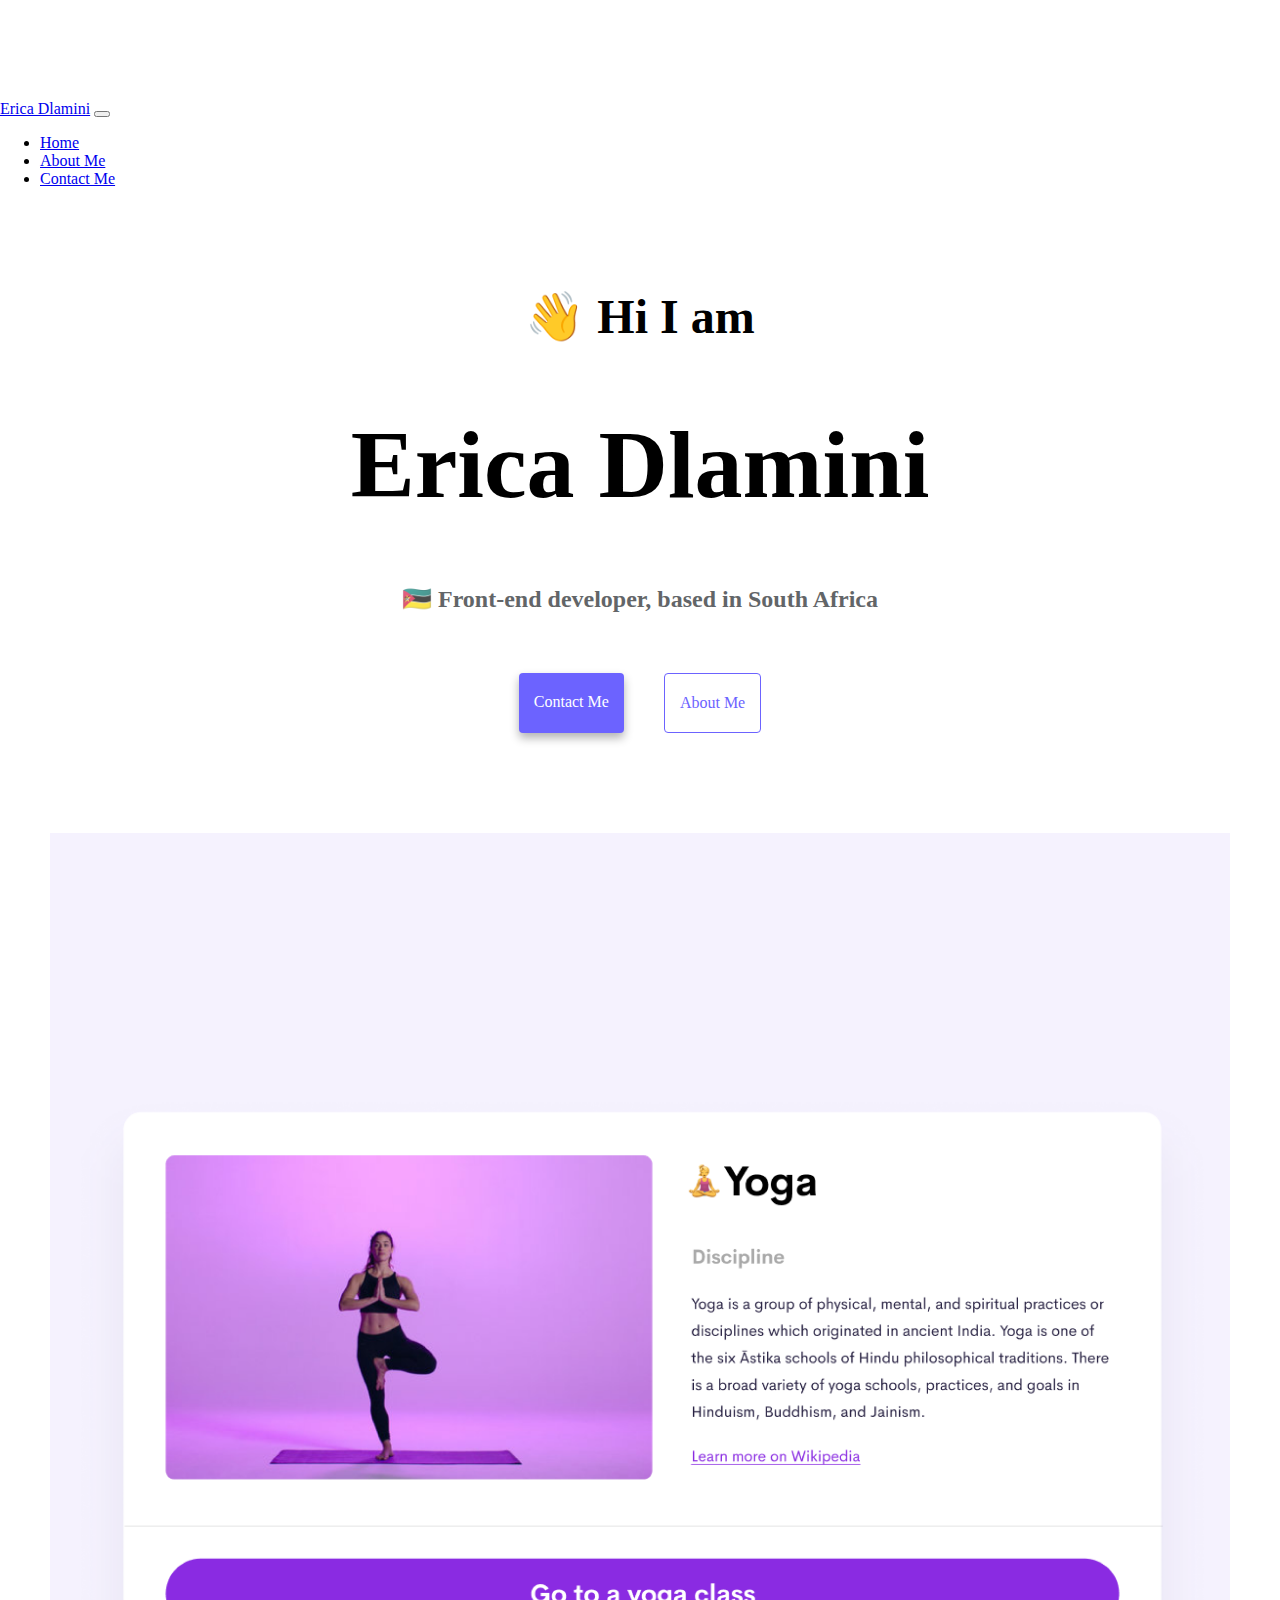
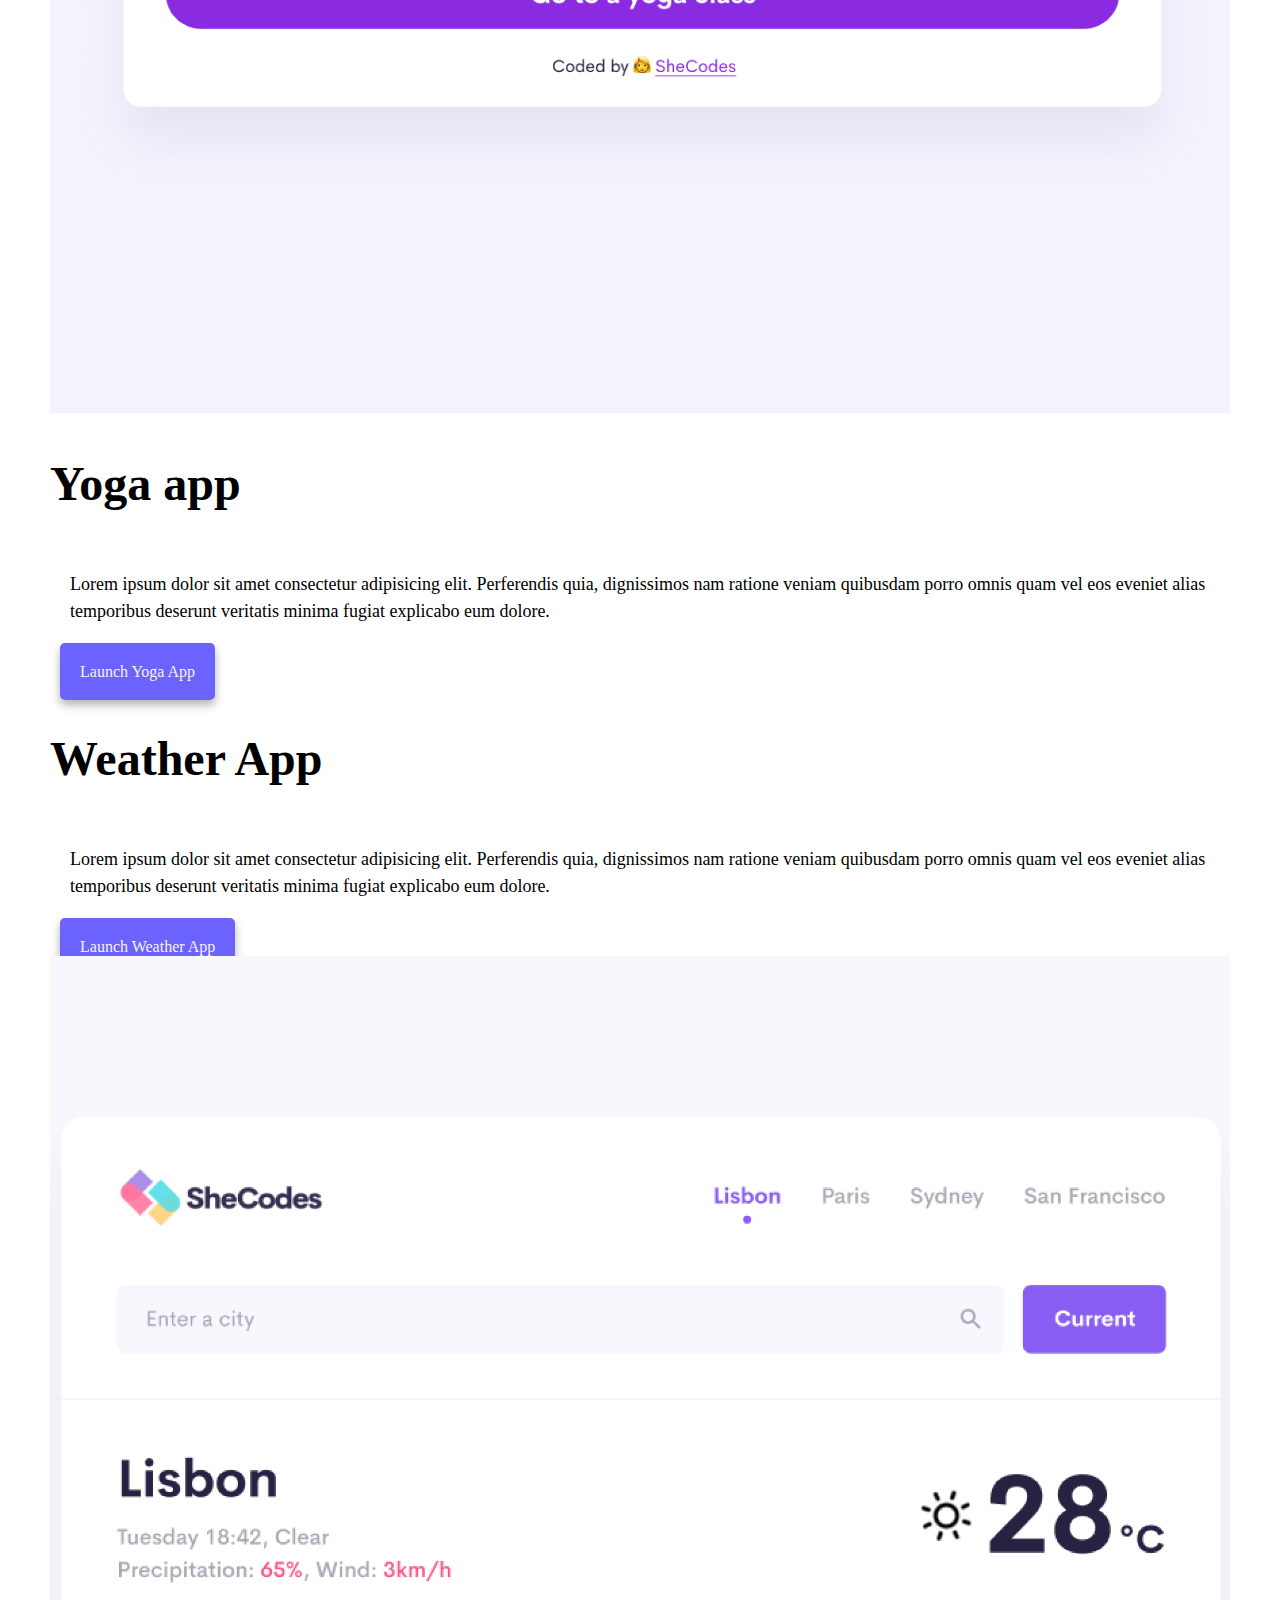
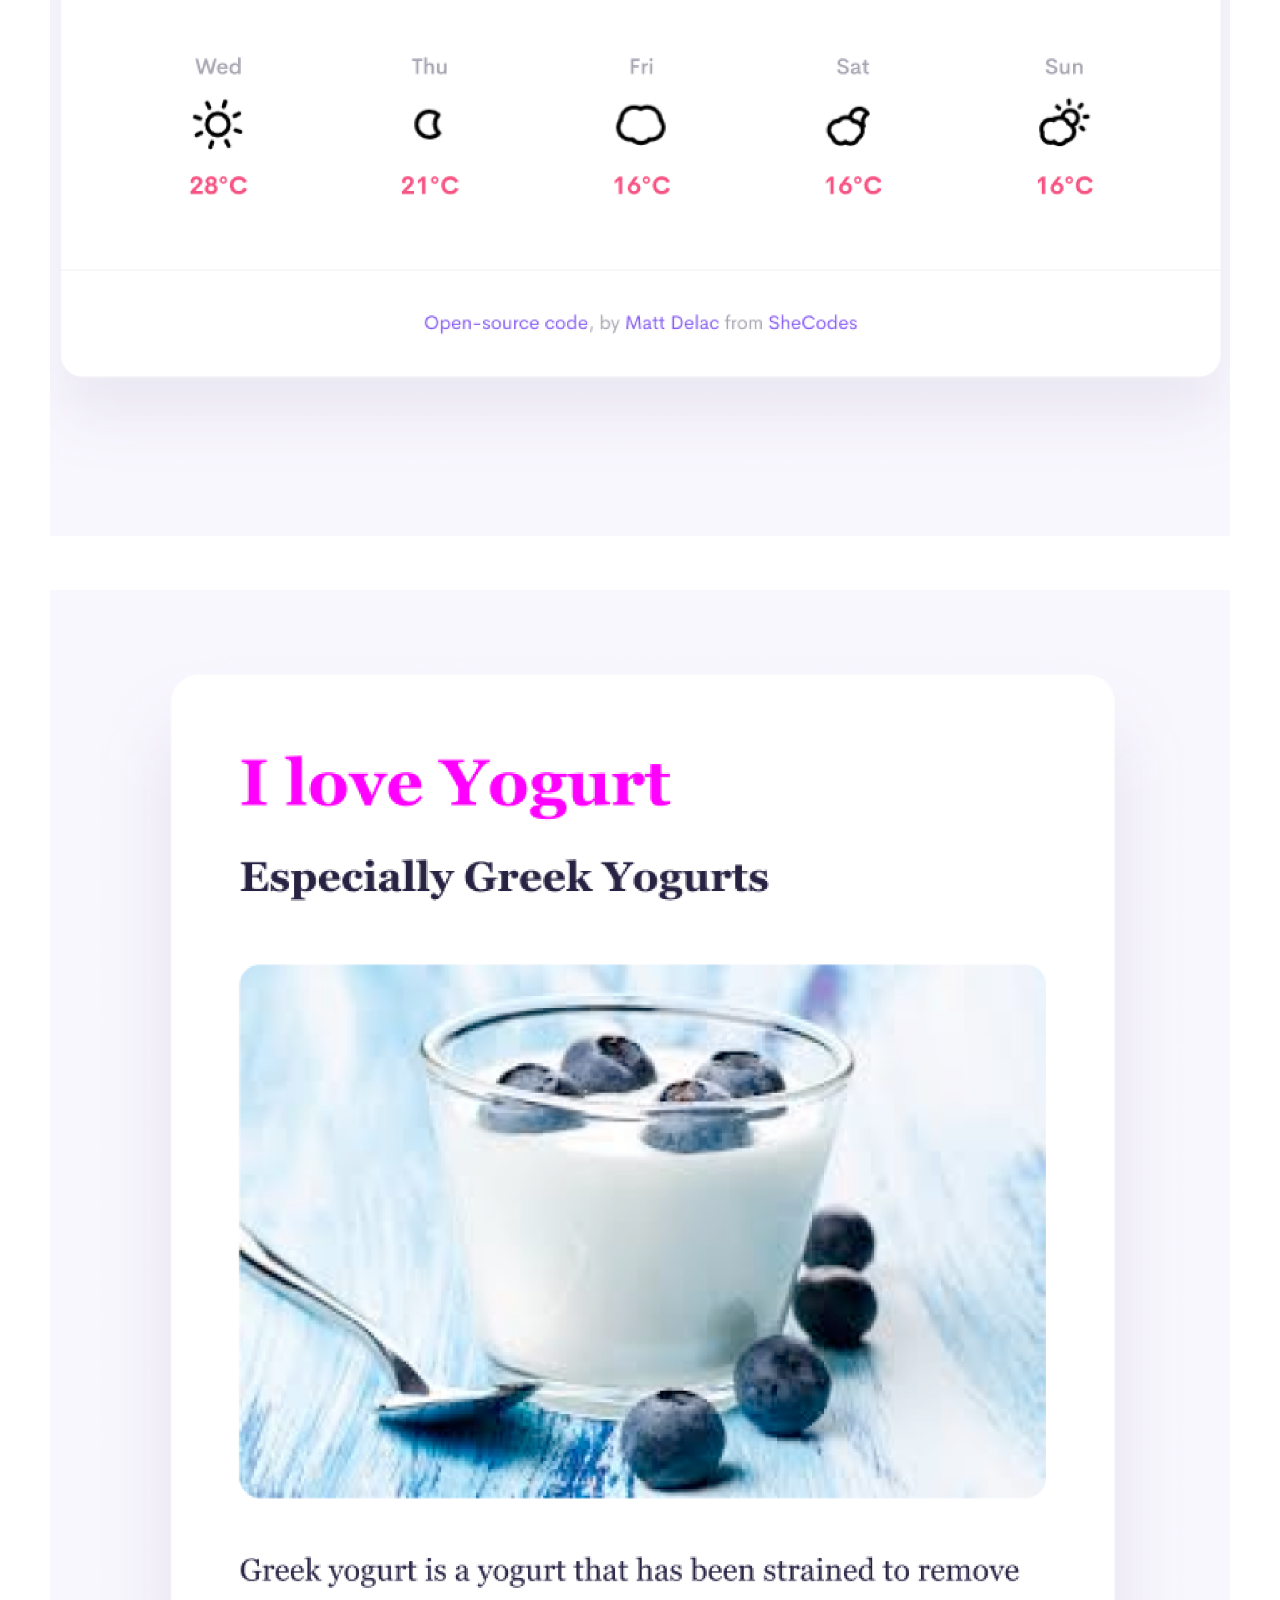
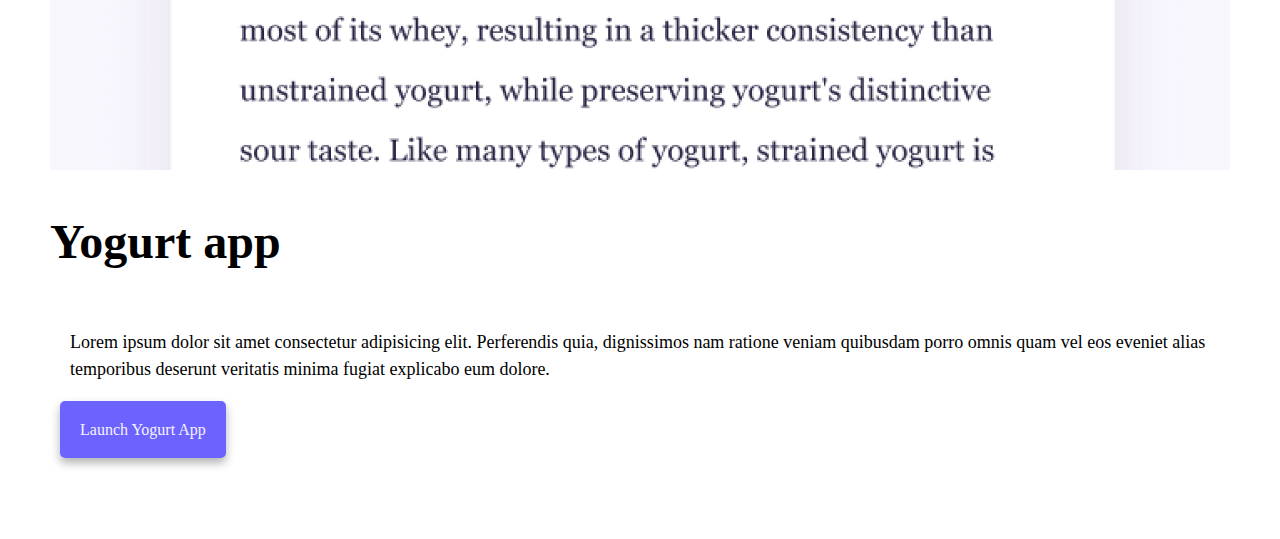
<file: index.html>
<!DOCTYPE html>
<html lang="en">
  <head>
    <meta charset="UTF-8" />
    <meta http-equiv="X-UA-Compatible" content="IE=edge" />
    <meta name="viewport" content="width=device-width, initial-scale=1.0" />
    <meta name="decription" content="Front End Developer based in Cape Tow,South Africa and experienced in high value web development project, check for Erica Dlamini project and contact details " >
    <title>Front-end Developer | Erica Dlamini</title>
    <link rel="stylesheet" href="style.css" />
    <link
      href="https://cdn.jsdelivr.net/npm/bootstrap@5.3.2/dist/css/bootstrap.min.css"
      rel="stylesheet"
      integrity="sha384-T3c6CoIi6uLrA9TneNEoa7RxnatzjcDSCmG1MXxSR1GAsXEV/Dwwykc2MPK8M2HN"
      crossorigin="anonymous"
    />
  </head>
  <script
    src="https://cdn.jsdelivr.net/npm/bootstrap@5.3.2/dist/js/bootstrap.bundle.min.js"
    integrity="sha384-C6RzsynM9kWDrMNeT87bh95OGNyZPhcTNXj1NW7RuBCsyN/o0jlpcV8Qyq46cDfL"
    crossorigin="anonymous"
  ></script>

  <body>
    
      <nav class="navbar navbar-expand-lg navbar-light bg-light fixed-top">
        <div class="container">
          <a class="navbar-brand" href="index.html">Erica Dlamini</a>
          <button
            class="navbar-toggler"
            type="button"
            data-bs-toggle="collapse"
            data-bs-target="#navbarNav"
            aria-controls="navbarNav"
            aria-expanded="false"
            aria-label="Toggle navigation"
          >
            <span class="navbar-toggler-icon"></span>
          </button>
          <div class="collapse navbar-collapse" id="navbarNav">
            <ul class="navbar-nav">
              <li class="nav-item">
                <a class="nav-link active" aria-current="page" href="index.html"
                  >Home</a
                >
              </li>
              <li class="nav-item">
                <a class="nav-link" href="about.html" title="About Erica Dlamini">About Me</a>
              </li>
              <li class="nav-item">
                <a class="nav-link" href="#contact" title="Contact Erica Dlamini">Contact Me</a>
              </li>
            </ul>
          </div>
        
      </nav>
    
        <h2 class="subtitle-main">👋 Hi I am</h2>
        <h1 class="title-main">Erica Dlamini</h1>
        <h3>🇲🇿 Front-end developer, based in South Africa</h3>
        <div class="navigation-links">
          <a href="about.html#contact" class="contact-link" title="Contact Erica Dlamini">Contact me</a>
          <a href="about.html" class="about-link" title="About Erica Dlamini">About me</a>
        </div>
     

      <div class="container">
        <div class="row">
          <div class="col-md-6">
            <img src="images/yoga.png" class="img-fluid d-none d-sm-block" alt="yoga project preview image">
          </div>
          <div class="col-md-6">
            <h2 class="project-title">Yoga app</h2>
            <p class="description-yoga">
              Lorem ipsum dolor sit amet consectetur adipisicing elit.
              Perferendis quia, dignissimos nam ratione veniam quibusdam porro
              omnis quam vel eos eveniet alias temporibus deserunt veritatis
              minima fugiat explicabo eum dolore.
            </p>
            <div>
              <a href="yoga.com" class="explore-button" title="Yoga App Project">Launch Yoga App</a>
            </div>
          </div>
        </div>
        <div class="row">
          <div class="col-md-6">
            <h2 class="project-title">Weather App</h2>
            <p class="description-yoga">
              Lorem ipsum dolor sit amet consectetur adipisicing elit.
              Perferendis quia, dignissimos nam ratione veniam quibusdam porro
              omnis quam vel eos eveniet alias temporibus deserunt veritatis
              minima fugiat explicabo eum dolore.
            </p>
            <div>
              <a href="" class="explore-button" title="Weather App Project">Launch Weather App </a>
            </div>
          </div>
          <div class="col-md-6">
            <img src="images/weather.png" class="img-fluid d-none d-sm-block" alt="weather app project preview image" />
          </div>
        </div>
        <div class="row">
          <div class="col-md-6">
            <img src="images/yogurt.png" class="img-fluid d-none d-sm-block" alta="yogurt project preview image"/>
          </div>
          <div class="col-md-6">
            <h2 class="project-title">Yogurt app</h2>
            <p class="description-yoga">
              Lorem ipsum dolor sit amet consectetur adipisicing elit.
              Perferendis quia, dignissimos nam ratione veniam quibusdam porro
              omnis quam vel eos eveniet alias temporibus deserunt veritatis
              minima fugiat explicabo eum dolore.
            </p>
            <div>
              <a href="" class="explore-button  btn-center" title="Yogurt App Project">Launch Yogurt App</a>
            </div>
          </div>
        </div>
      </div>
    </div>
  </body>
</html>
</file>
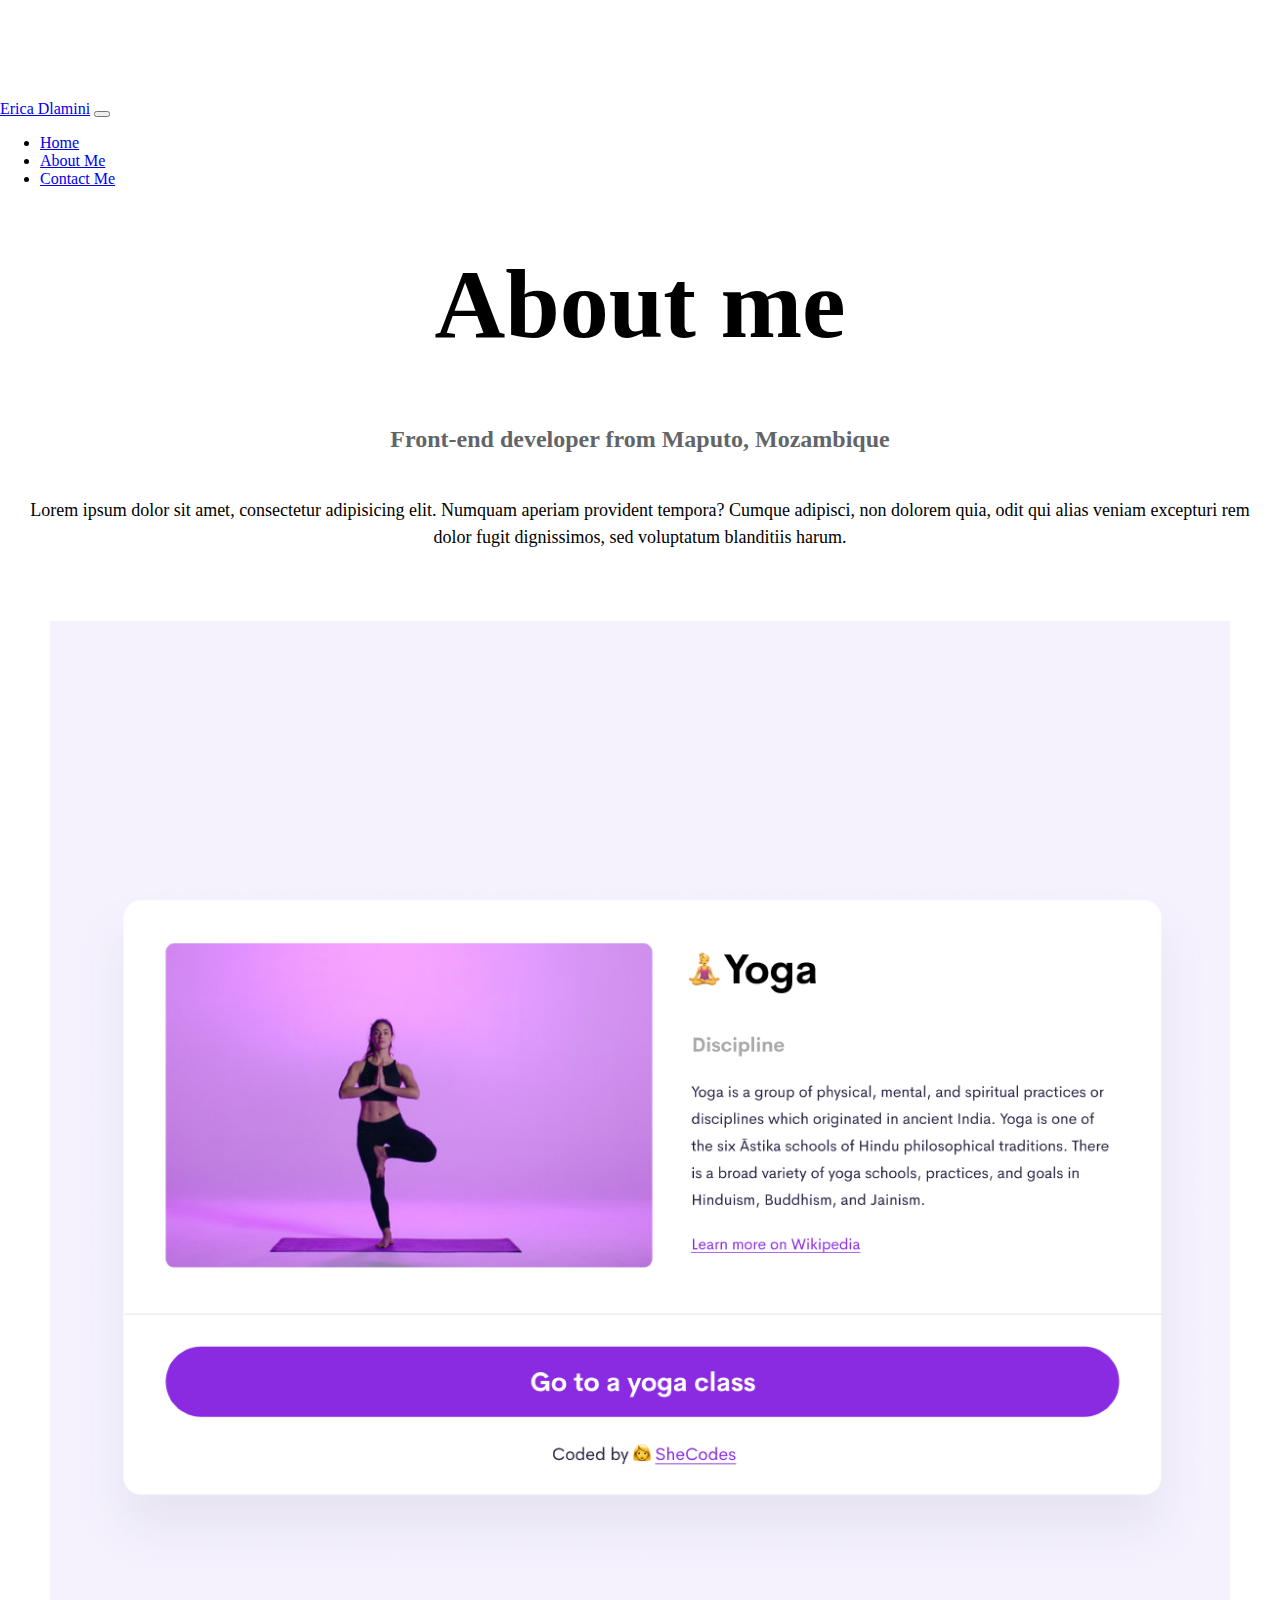
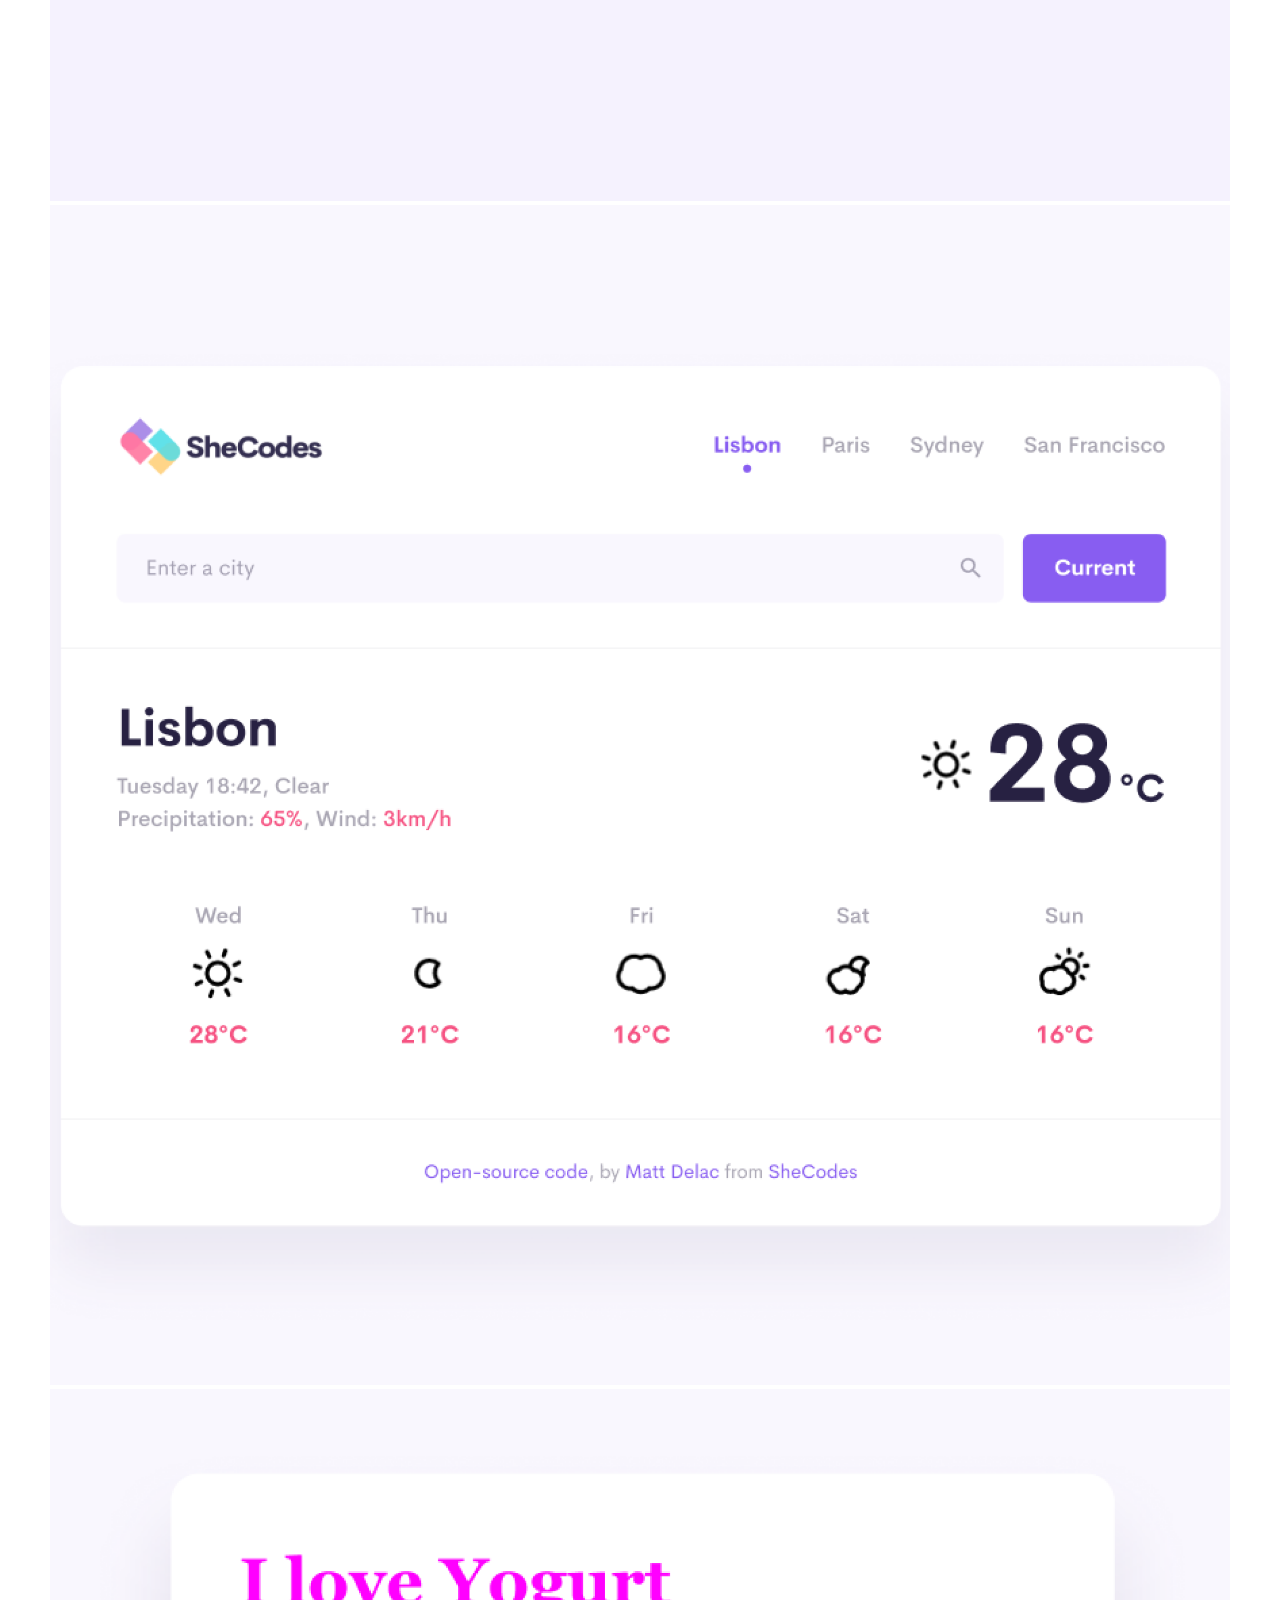
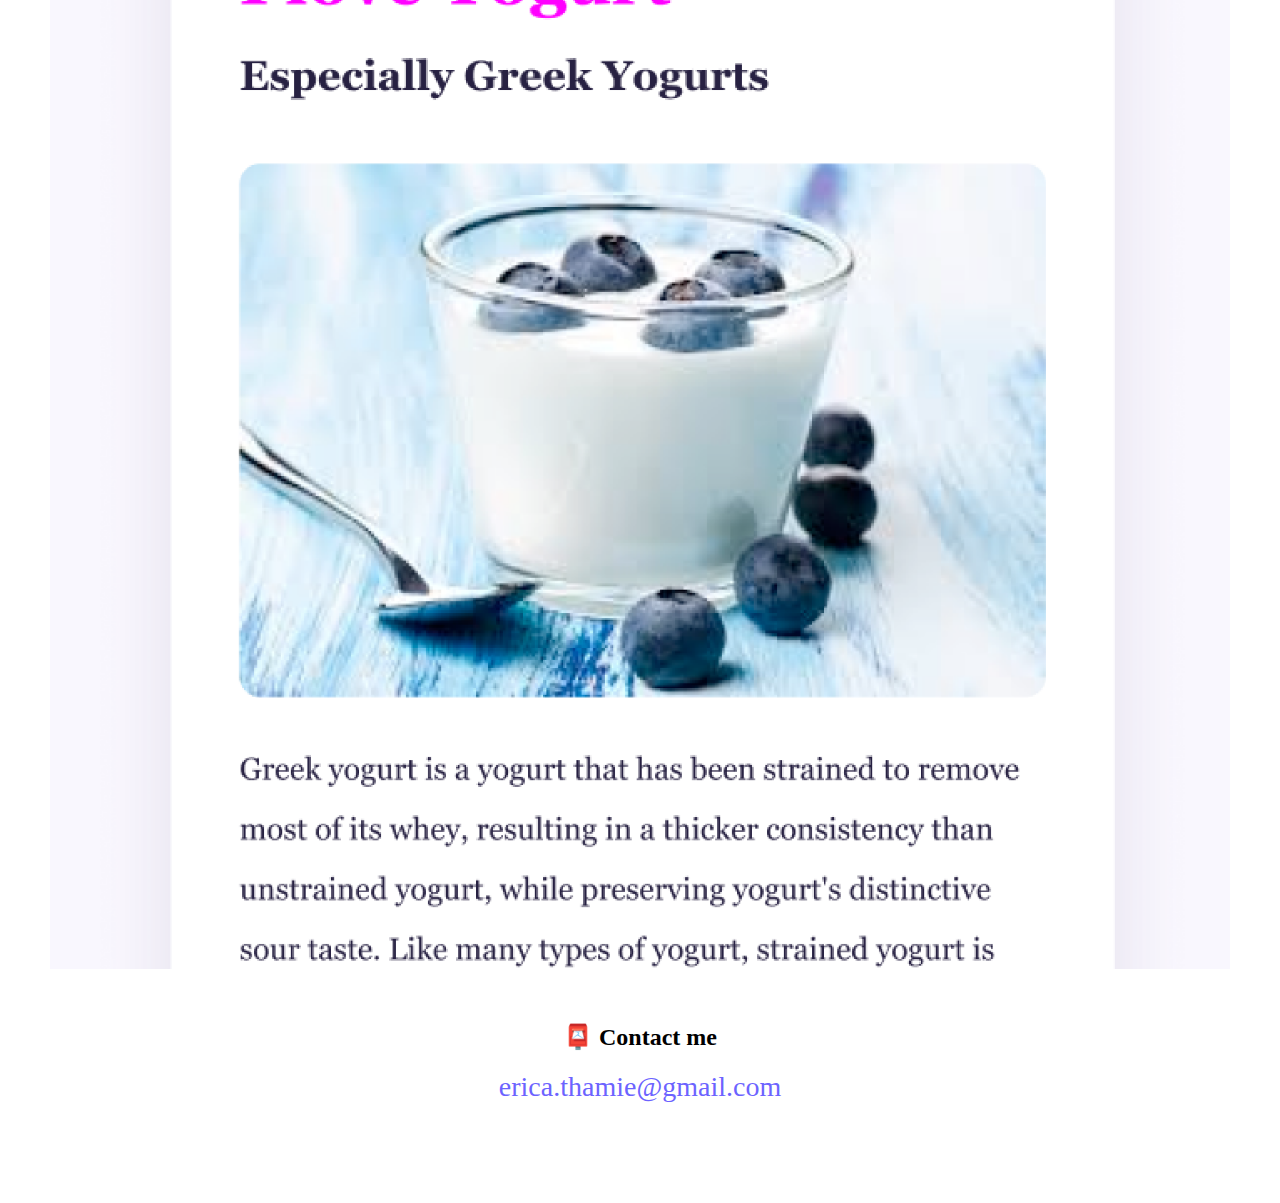
<file: about.html>
<!DOCTYPE html>
<html lang="en">
  <head>
    <meta charset="UTF-8" />
    <meta http-equiv="X-UA-Compatible" content="IE=edge" />
    <meta name="viewport" content="width=device-width, initial-scale=1.0" />
    <meta name="description" content="About Erica Dlamini projects and contact details">
    <link rel="stylesheet" href="style.css" />
    <link
      href="https://cdn.jsdelivr.net/npm/bootstrap@5.3.2/dist/css/bootstrap.min.css"
      rel="stylesheet"
      integrity="sha384-T3c6CoIi6uLrA9TneNEoa7RxnatzjcDSCmG1MXxSR1GAsXEV/Dwwykc2MPK8M2HN"
      crossorigin="anonymous"
    />
    <title>About Erica Dlamini</title>
    <script
      src="https://cdn.jsdelivr.net/npm/bootstrap@5.3.2/dist/js/bootstrap.bundle.min.js"
      integrity="sha384-C6RzsynM9kWDrMNeT87bh95OGNyZPhcTNXj1NW7RuBCsyN/o0jlpcV8Qyq46cDfL"
      crossorigin="anonymous"
    ></script>
  </head>

  <body>
    <nav class="navbar navbar-expand-lg navbar-light bg-light fixed-top">
      <div class="container">
        <a class="navbar-brand" href="index.html">Erica Dlamini</a>
        <button
          class="navbar-toggler"
          type="button"
          data-bs-toggle="collapse"
          data-bs-target="#navbarNav"
          aria-controls="navbarNav"
          aria-expanded="false"
          aria-label="Toggle navigation"
        >
          <span class="navbar-toggler-icon"></span>
        </button>
        <div class="collapse navbar-collapse" id="navbarNav">
          <ul class="navbar-nav">
            <li class="nav-item">
              <a class="nav-link active" aria-current="page" href="index.html"
                >Home</a
              >
            </li>
            <li class="nav-item">
              <a class="nav-link" href="about.html">About Me</a>
            </li>
            <li class="nav-item">
              <a class="nav-link" href="#contact">Contact Me</a>
            </li>
          </ul>
        </div>
      </nav>
        
   
    <h1 class="title-main-about">About me</h1>
    <h3>Front-end developer from Maputo, Mozambique</h3>

    <p class="about-parag">
      Lorem ipsum dolor sit amet, consectetur adipisicing elit. Numquam aperiam
      provident tempora? Cumque adipisci, non dolorem quia, odit qui alias
      veniam excepturi rem dolor fugit dignissimos, sed voluptatum blanditiis
      harum.
    </p>

    <div class="container">
      <div class="row">
        <div class="col-sm-4">
          <img src="images/yoga.png" class="img-fluid p-2 shadow-sm" alt="yoga project preview image"/>
        </div>
        <div class="col-sm-4">
          <img src="images/weather.png" class="img-fluid p-2 shadow-sm" alt="weather app project preview image"/>
        </div>
        <div class="col-sm-4">
          <img src="images/yogurt.png" class="img-fluid p-2 shadow-sm" alt="yogurt project preview image"/>
        </div>
      </div>
    </div>

    <div id="contact" class="contact-address">
      <h2 class="text-center" title="Contact Erica Dlamini">📮 Contact me</h2>
      <a href="mailto:erica.thamie@gmail.com" class="email-link" title="Contact Erica Dlamini via email address"
        >erica.thamie@gmail.com</a
      >
    </div>
  </body>
</html>
</file>
<file: style.css>
:root {
  --primary-color: #6c63ff;
  --secondary-color: #f5f2fe;
  --box-shadow: 0 5px 10px rgba(0, 0, 0, 0.3);
}

body {
  margin: 100px auto;
  display: block;
}
h1,
h2,
h3 {
  text-align: center;
}

p {
  background: var(--secondary-color);
  padding: 20px;
  border-radius: 4px;
  font-size: 18px;
  line-height: 1.5;
  text-align: center;
}

.navigation-links {
  display: flex;
  margin-top: 40px;
  justify-content: center;
}

.navigation-links a {
  margin: 20px;
  margin-bottom: 50px;
  border-radius: 4px;
  padding: 20px 15px;
  text-decoration: none;
  text-transform: capitalize;
}

.contact-link {
  background: var(--primary-color);
  box-shadow: var(--box-shadow);
  color: white;
}

.about-link {
  color: var(--primary-color);
  border: 1px solid var(--primary-color);
}

.about-paragraphs {
  display: flex;
  margin: 30px 0;
}

.about-paragraphs p {
  margin: 10px;
}

.email-link {
  display: flex;
  justify-content: center;
  color: var(--primary-color);
  font-size: 28px;
  text-decoration: none;
}

.email-link:hover {
  text-decoration: underline;
}

.description-yoga {
  background: none;
  text-align: left;
}

.img-fluid {
  width: 100%;
}

.explore-button {
  background-color: var(--primary-color);
  color: var(--secondary-color);
  padding: 20px;
  margin: 10px;
  border-radius: 5px;
  text-decoration: none;
  box-shadow: var(--box-shadow);
}

.row {
  margin: 50px;
}

.project-title {
  font-size: 48px;
  text-align: left;
}

.subtitle-main {
  font-size: 48px;
  margin-top: 100px;
}

.title-main {
  font-size: 96px;
}

.title-main-about {
  font-size: 98px;
  margin-top: 60px;
}
h3 {
  color: #212529;
  opacity: 70%;
  font-size: 24px;
}

.about-parag {
  background: none;
}

@media (max-width: 576px) {
  .title-main-about {
    font-size: 40px;
    margin-top: 100px;
  }
  .title-main {
    font-size: 50px;
  }
  .subtitle-main {
    margin-top: 100px;
    font-size: 30px;
  }

  .description-yoga {
    text-align: center;
  }
  .project-title {
    text-align: center;
  }

  .contact-link {
    display: block;
    padding: 30px 20px;
  }

  .explore-button {
    display: block;
    text-align: center;
  }
  .navigation-links {
    display: flex;
    justify-content: space-around;
    margin: 50px;
  }
  h3 {
    font-size: 10px;
  }
  #contact {
    margin: 60px;
  }
}
</file>
